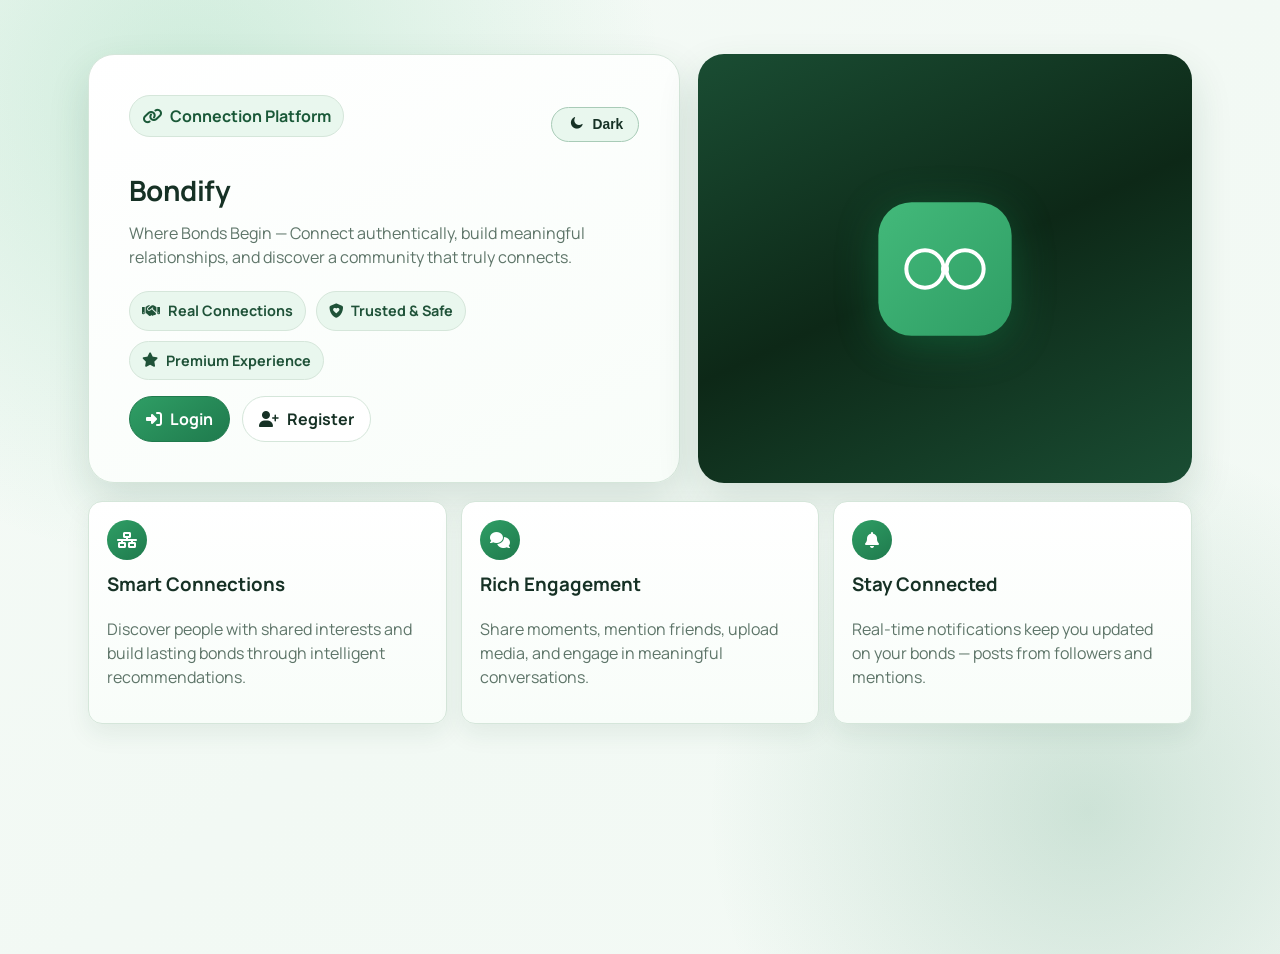
<file: index.html>
<!DOCTYPE html>
<html lang="en">
  <head>
    <meta charset="UTF-8" />
    <meta name="viewport" content="width=device-width, initial-scale=1.0" />
    <title>Bondify - Where Bonds Begin</title>
    <link rel="preconnect" href="https://fonts.googleapis.com" />
    <link rel="preconnect" href="https://fonts.gstatic.com" crossorigin />
    <link
      href="https://fonts.googleapis.com/css2?family=Manrope:wght@400;500;600;700;800&display=swap"
      rel="stylesheet"
    />
    <link
      rel="stylesheet"
      href="https://cdnjs.cloudflare.com/ajax/libs/font-awesome/6.7.2/css/all.min.css"
      integrity="sha512-Evv84Mr4kqVGRNSgIGL/F/aIDqQb7xQ2vcrdIwxfjThSH8CSR7PBEakCr51Ck+w+/U6swU2Im1vVX0SVk9ABhg=="
      crossorigin="anonymous"
      referrerpolicy="no-referrer"
    />
    <link rel="stylesheet" href="assets/css/styles.css" />
  </head>
  <body>
    <main class="landing-shell">
      <section class="hero-grid">
        <article class="hero-content">
          <div class="hero-tools">
            <span class="landing-badge"><i class="fa-solid fa-link"></i> Connection Platform</span>
            <button type="button" class="btn small ghost" data-theme-toggle aria-label="Toggle theme">
              <span class="theme-icon"><i class="fa-solid fa-moon"></i></span>
              <span class="theme-label">Dark</span>
            </button>
          </div>
          <h1 class="hero-title">Bondify</h1>
          <p class="hero-subtitle">
            Where Bonds Begin — Connect authentically, build meaningful relationships, and discover a community that truly connects.
          </p>
          <div class="hero-stats">
            <span class="stat-pill"><i class="fa-solid fa-handshake"></i> Real Connections</span>
            <span class="stat-pill"><i class="fa-solid fa-shield-heart"></i> Trusted & Safe</span>
            <span class="stat-pill"><i class="fa-solid fa-star"></i> Premium Experience</span>
          </div>
          <div class="actions-row">
            <a class="btn primary" href="pages/login.html"><i class="fa-solid fa-right-to-bracket"></i> Login</a>
            <a class="btn" href="pages/register.html"><i class="fa-solid fa-user-plus"></i> Register</a>
          </div>
        </article>

        <aside class="hero-visual bondify-logo-container" aria-hidden="true">
          <svg class="bondify-logo" viewBox="0 0 120 120" xmlns="http://www.w3.org/2000/svg">
            <defs>
              <linearGradient id="bondifyGrad" x1="0%" y1="0%" x2="100%" y2="100%">
                <stop offset="0%" style="stop-color:#43b97a;stop-opacity:1" />
                <stop offset="100%" style="stop-color:#2f9e65;stop-opacity:1" />
              </linearGradient>
            </defs>
            <!-- Rounded square background -->
            <rect x="10" y="10" width="100" height="100" rx="25" ry="25" fill="url(#bondifyGrad)" />
            <!-- Left circle -->
            <circle cx="45" cy="60" r="14" fill="none" stroke="#ffffff" stroke-width="3" />
            <!-- Right circle -->
            <circle cx="75" cy="60" r="14" fill="none" stroke="#ffffff" stroke-width="3" />
            <!-- Connecting line -->
            <line x1="59" y1="60" x2="61" y2="60" stroke="#ffffff" stroke-width="3" stroke-linecap="round" />
            <!-- Center connection point -->
            <circle cx="60" cy="60" r="3" fill="#ffffff" />
          </svg>
        </aside>
      </section>

      <section class="features-section">
        <div class="feature-grid">
          <article class="feature-card">
            <i class="fa-solid fa-network-wired"></i>
            <h3>Smart Connections</h3>
            <p class="muted">Discover people with shared interests and build lasting bonds through intelligent recommendations.</p>
          </article>
          <article class="feature-card">
            <i class="fa-solid fa-comments"></i>
            <h3>Rich Engagement</h3>
            <p class="muted">Share moments, mention friends, upload media, and engage in meaningful conversations.</p>
          </article>
          <article class="feature-card">
            <i class="fa-solid fa-bell"></i>
            <h3>Stay Connected</h3>
            <p class="muted">Real-time notifications keep you updated on your bonds — posts from followers and mentions.</p>
          </article>
        </div>
      </section>
    </main>
    <script>
      // Landing page: redirect authenticated users to feed
      (function() {
        try {
          const session = JSON.parse(localStorage.getItem('session') || '{}');
          if (session?.token) {
            window.location.href = 'pages/feed.html';
          }
        } catch {}
      })();
    </script>
    <script type="module" src="assets/js/pages/common.js"></script>
  </body>
  </html>
</file>
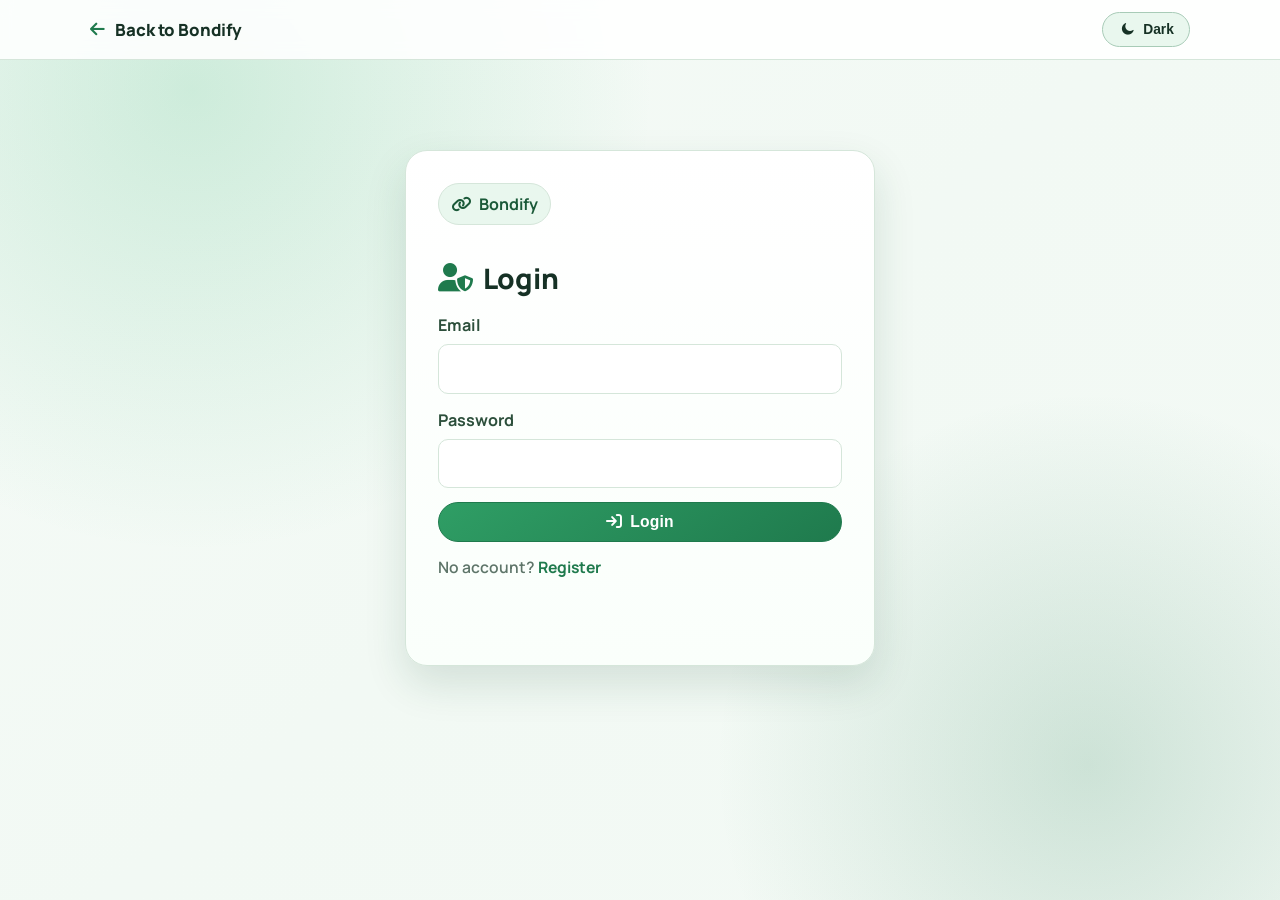
<file: pages/feed.html>
<!DOCTYPE html>
<html lang="en">
  <head>
    <meta charset="UTF-8" />
    <meta name="viewport" content="width=device-width, initial-scale=1.0" />
    <title>Feed | Bondify</title>
    <link rel="preconnect" href="https://fonts.googleapis.com" />
    <link rel="preconnect" href="https://fonts.gstatic.com" crossorigin />
    <link
      href="https://fonts.googleapis.com/css2?family=Manrope:wght@400;500;600;700;800&display=swap"
      rel="stylesheet"
    />
    <link
      rel="stylesheet"
      href="https://cdnjs.cloudflare.com/ajax/libs/font-awesome/6.7.2/css/all.min.css"
      integrity="sha512-Evv84Mr4kqVGRNSgIGL/F/aIDqQb7xQ2vcrdIwxfjThSH8CSR7PBEakCr51Ck+w+/U6swU2Im1vVX0SVk9ABhg=="
      crossorigin="anonymous"
      referrerpolicy="no-referrer"
    />
    <link rel="stylesheet" href="../assets/css/styles.css" />
  </head>
  <body>
    <header class="topbar">
      <div class="topbar-inner">
        <a class="brand" href="feed.html"><i class="fa-solid fa-link"></i> Bondify</a>
        <nav class="topnav">
          <a href="feed.html"><i class="fa-solid fa-newspaper"></i> Feed</a>
          <a href="profile.html"><i class="fa-solid fa-circle-user"></i> My Profile</a>
          <div class="notifications-wrap">
            <button id="notifications-btn" type="button" class="btn small ghost" aria-label="Notifications">
              <i class="fa-solid fa-bell"></i>
              <span class="notif-count" id="notif-count" hidden>0</span>
            </button>
            <div id="notifications-panel" class="notifications-panel" hidden></div>
          </div>
          <button type="button" class="btn small ghost" data-theme-toggle aria-label="Toggle theme">
            <span class="theme-icon"><i class="fa-solid fa-moon"></i></span>
            <span class="theme-label">Dark</span>
          </button>
          <button id="logout-btn" class="btn small"><i class="fa-solid fa-right-from-bracket"></i> Logout</button>
        </nav>
      </div>
    </header>

    <main class="container container-feed">
      <section class="panel">
        <h2><i class="fa-solid fa-pen-to-square"></i> Create Post</h2>
        <form id="post-form" class="form-stack">
          <textarea id="post-content" rows="3" maxlength="280" placeholder="What's happening?"></textarea>
          <label class="form-label">Add image or file
            <input type="file" id="post-file" multiple />
          </label>
          <div id="post-dropzone" class="post-dropzone">
            <i class="fa-solid fa-cloud-arrow-up"></i>
            <span>Drag and drop files here</span>
          </div>
          <div id="post-file-meta" class="muted post-file-meta"></div>
          <div id="post-file-list" class="post-file-list"></div>
          <button type="submit" class="btn primary"><i class="fa-solid fa-paper-plane"></i> Post</button>
        </form>
      </section>

      <section class="panel">
        <h2><i class="fa-solid fa-user-group"></i> Suggested Users</h2>
        <div id="suggested-users" class="network-list"></div>
      </section>

      <section class="panel">
        <h2><i class="fa-solid fa-magnifying-glass"></i> Search Users</h2>
        <form id="user-search-form" class="form-stack">
          <div class="search-row">
            <input
              type="text"
              id="user-search-input"
              placeholder="Search by name, username, or email"
              maxlength="80"
              required
            />
            <button type="submit" class="btn small primary"><i class="fa-solid fa-search"></i> Search</button>
          </div>
        </form>
        <div id="user-search-results" class="network-list"></div>
      </section>

      <section class="panel">
        <h2><i class="fa-solid fa-bolt"></i> Recent Posts</h2>
        <div id="posts-list" class="list"></div>
      </section>
    </main>

    <script type="module" src="../assets/js/pages/feed.js"></script>
  </body>
  </html>
</file>
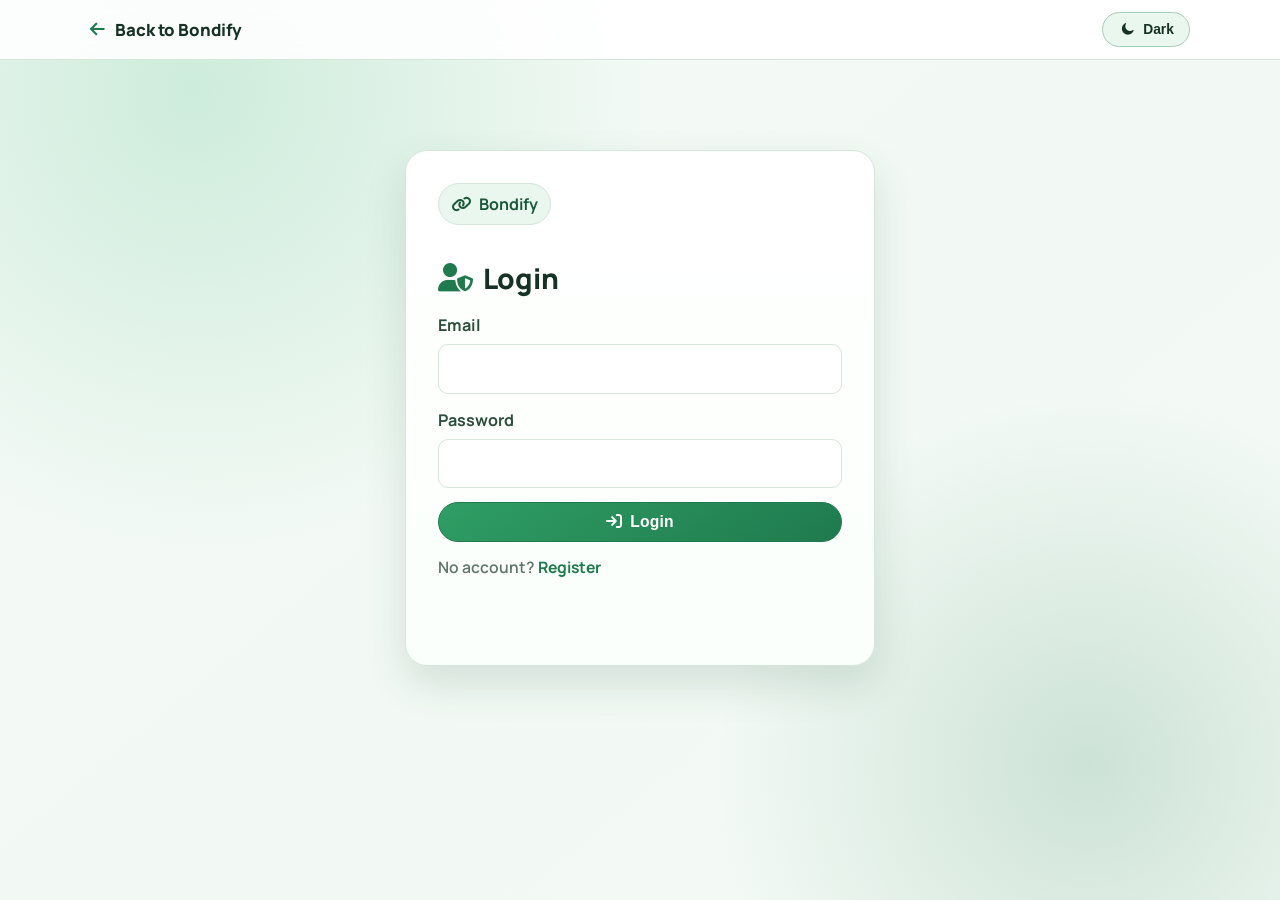
<file: pages/login.html>
<!DOCTYPE html>
<html lang="en">
  <head>
    <meta charset="UTF-8" />
    <meta name="viewport" content="width=device-width, initial-scale=1.0" />
    <title>Login | Bondify</title>
    <link rel="preconnect" href="https://fonts.googleapis.com" />
    <link rel="preconnect" href="https://fonts.gstatic.com" crossorigin />
    <link
      href="https://fonts.googleapis.com/css2?family=Manrope:wght@400;500;600;700;800&display=swap"
      rel="stylesheet"
    />
    <link
      rel="stylesheet"
      href="https://cdnjs.cloudflare.com/ajax/libs/font-awesome/6.7.2/css/all.min.css"
      integrity="sha512-Evv84Mr4kqVGRNSgIGL/F/aIDqQb7xQ2vcrdIwxfjThSH8CSR7PBEakCr51Ck+w+/U6swU2Im1vVX0SVk9ABhg=="
      crossorigin="anonymous"
      referrerpolicy="no-referrer"
    />
    <link rel="stylesheet" href="../assets/css/styles.css" />
  </head>
  <body>
    <header class="topbar" style="margin-bottom: 20px;">
      <div class="topbar-inner">
        <a class="brand" href="../index.html" style="text-decoration: none;"><i class="fa-solid fa-arrow-left"></i> Back to Bondify</a>
        <button type="button" class="btn small ghost" data-theme-toggle aria-label="Toggle theme">
          <span class="theme-icon"><i class="fa-solid fa-moon"></i></span>
          <span class="theme-label">Dark</span>
        </button>
      </div>
    </header>
    <main class="center-card narrow">
      <div class="hero-tools">
        <span class="landing-badge"><i class="fa-solid fa-link"></i> Bondify</span>
      </div>
      <h2 class="auth-title"><i class="fa-solid fa-user-shield"></i> Login</h2>
      <form id="login-form" class="form-stack">
        <label class="form-label">Email
          <input type="email" id="email" required />
        </label>
        <label class="form-label">Password
          <input type="password" id="password" required />
        </label>
        <button type="submit" class="btn primary"><i class="fa-solid fa-arrow-right-to-bracket"></i> Login</button>
      </form>
      <p class="muted auth-footer">No account? <a href="register.html">Register</a></p>
      <p id="message" class="message"></p>
    </main>
    <script type="module" src="../assets/js/pages/common.js"></script>
    <script type="module" src="../assets/js/pages/login.js"></script>
  </body>
  </html>
</file>
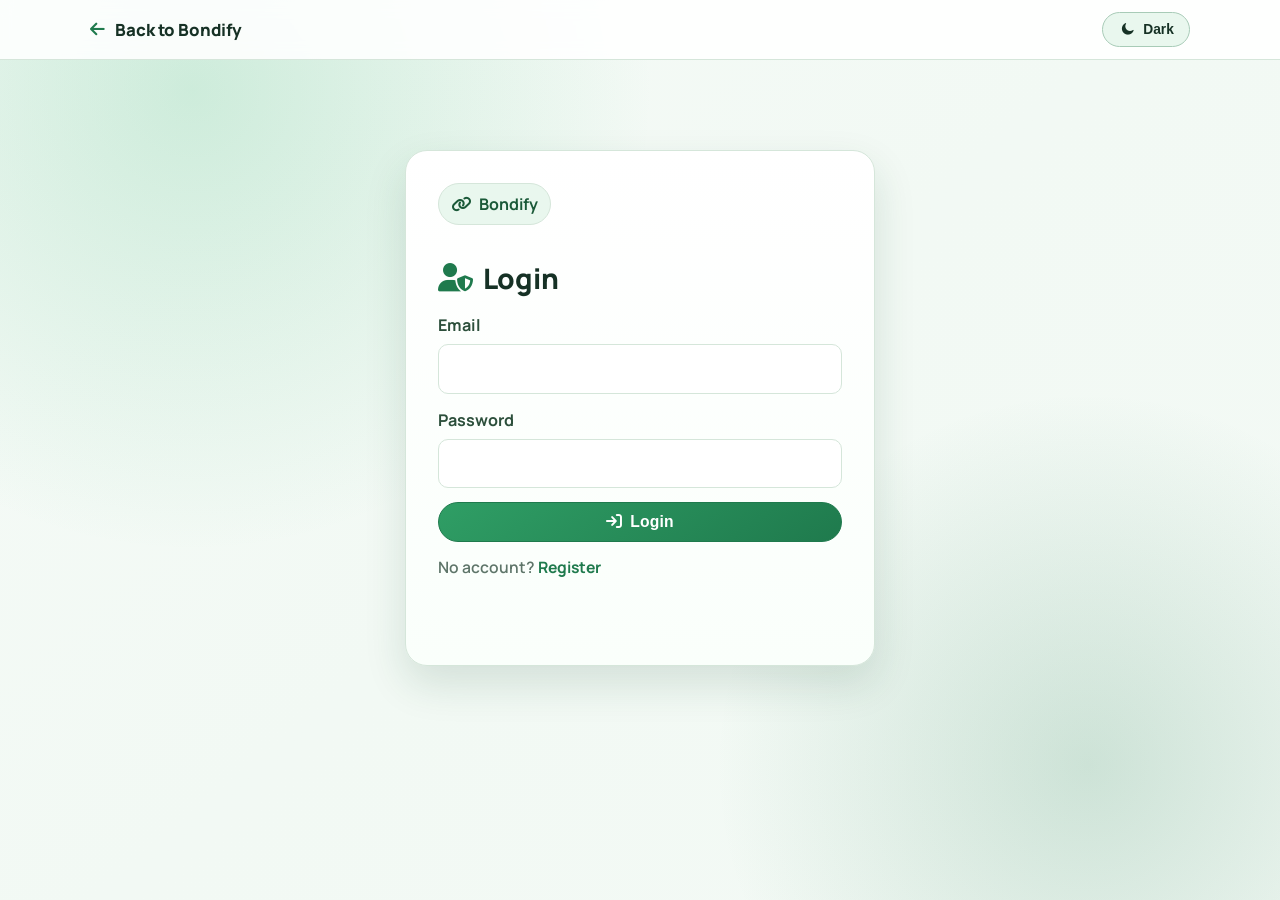
<file: pages/profile.html>
<!DOCTYPE html>
<html lang="en">
  <head>
    <meta charset="UTF-8" />
    <meta name="viewport" content="width=device-width, initial-scale=1.0" />
    <title>Profile | Bondify</title>
    <link rel="preconnect" href="https://fonts.googleapis.com" />
    <link rel="preconnect" href="https://fonts.gstatic.com" crossorigin />
    <link
      href="https://fonts.googleapis.com/css2?family=Manrope:wght@400;500;600;700;800&display=swap"
      rel="stylesheet"
    />
    <link
      rel="stylesheet"
      href="https://cdnjs.cloudflare.com/ajax/libs/font-awesome/6.7.2/css/all.min.css"
      integrity="sha512-Evv84Mr4kqVGRNSgIGL/F/aIDqQb7xQ2vcrdIwxfjThSH8CSR7PBEakCr51Ck+w+/U6swU2Im1vVX0SVk9ABhg=="
      crossorigin="anonymous"
      referrerpolicy="no-referrer"
    />
    <link rel="stylesheet" href="../assets/css/styles.css" />
  </head>
  <body>
    <header class="topbar">
      <div class="topbar-inner">
        <a class="brand" href="feed.html"><i class="fa-solid fa-link"></i> Bondify</a>
        <nav class="topnav">
          <a href="feed.html"><i class="fa-solid fa-newspaper"></i> Feed</a>
          <a href="profile.html"><i class="fa-solid fa-circle-user"></i> My Profile</a>
          <div class="notifications-wrap">
            <button id="notifications-btn" type="button" class="btn small ghost" aria-label="Notifications">
              <i class="fa-solid fa-bell"></i>
              <span class="notif-count" id="notif-count" hidden>0</span>
            </button>
            <div id="notifications-panel" class="notifications-panel" hidden></div>
          </div>
          <button type="button" class="btn small ghost" data-theme-toggle aria-label="Toggle theme">
            <span class="theme-icon"><i class="fa-solid fa-moon"></i></span>
            <span class="theme-label">Dark</span>
          </button>
          <button id="logout-btn" class="btn small"><i class="fa-solid fa-right-from-bracket"></i> Logout</button>
        </nav>
      </div>
    </header>

    <main class="container container-profile">
      <section id="profile-card" class="panel"></section>
      <section class="panel">
        <h2><i class="fa-solid fa-user-pen"></i> Edit Profile</h2>
        <form id="profile-form" class="form-stack profile-form">
          <label class="form-label">Display Name
            <input type="text" id="profile-display-name" maxlength="100" required />
          </label>
          <label class="form-label">Bio
            <textarea id="profile-bio" rows="3" maxlength="280" placeholder="Write a short bio"></textarea>
          </label>
          <label class="form-label">Profile Photo
            <input type="file" id="profile-photo" accept="image/png,image/jpeg,image/webp,image/gif" />
          </label>
          <div class="upload-preview-wrap">
            <img id="profile-photo-preview" class="upload-preview avatar" alt="Profile photo preview" />
            <span class="muted">Leave empty to keep current image</span>
          </div>
          <label class="form-label">Cover Photo
            <input type="file" id="cover-photo" accept="image/png,image/jpeg,image/webp,image/gif" />
          </label>
          <div class="upload-preview-wrap">
            <img id="cover-photo-preview" class="upload-preview cover" alt="Cover photo preview" />
            <span class="muted">Recommended wide image for better cover fit</span>
          </div>
          <button type="submit" class="btn primary"><i class="fa-solid fa-floppy-disk"></i> Save Profile</button>
        </form>
        <p id="profile-message" class="message"></p>
      </section>
      <section class="panel">
        <h2><i class="fa-solid fa-people-arrows"></i> Followers & Following</h2>
        <div class="network-columns">
          <div>
            <h3 class="network-title">Followers</h3>
            <div id="followers-list" class="network-list"></div>
          </div>
          <div>
            <h3 class="network-title">Following</h3>
            <div id="following-list" class="network-list"></div>
          </div>
        </div>
      </section>
      <section class="panel">
        <h2><i class="fa-solid fa-images"></i> My Posts</h2>
        <div id="user-posts" class="list"></div>
      </section>
    </main>

    <script type="module" src="../assets/js/pages/profile.js"></script>
  </body>
  </html>
</file>
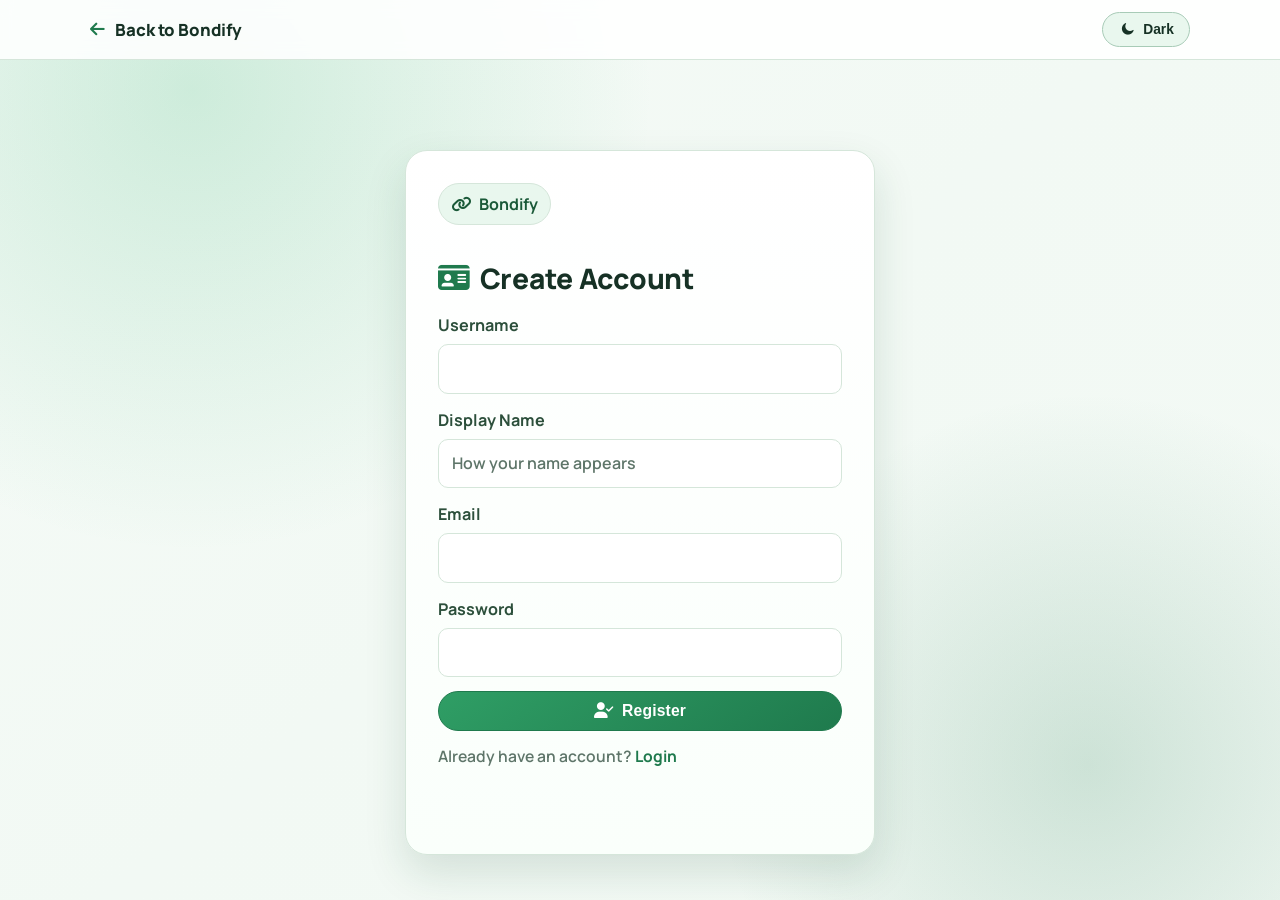
<file: pages/register.html>
<!DOCTYPE html>
<html lang="en">
  <head>
    <meta charset="UTF-8" />
    <meta name="viewport" content="width=device-width, initial-scale=1.0" />
    <title>Register | Bondify</title>
    <link rel="preconnect" href="https://fonts.googleapis.com" />
    <link rel="preconnect" href="https://fonts.gstatic.com" crossorigin />
    <link
      href="https://fonts.googleapis.com/css2?family=Manrope:wght@400;500;600;700;800&display=swap"
      rel="stylesheet"
    />
    <link
      rel="stylesheet"
      href="https://cdnjs.cloudflare.com/ajax/libs/font-awesome/6.7.2/css/all.min.css"
      integrity="sha512-Evv84Mr4kqVGRNSgIGL/F/aIDqQb7xQ2vcrdIwxfjThSH8CSR7PBEakCr51Ck+w+/U6swU2Im1vVX0SVk9ABhg=="
      crossorigin="anonymous"
      referrerpolicy="no-referrer"
    />
    <link rel="stylesheet" href="../assets/css/styles.css" />
  </head>
  <body>
    <header class="topbar" style="margin-bottom: 20px;">
      <div class="topbar-inner">
        <a class="brand" href="../index.html" style="text-decoration: none;"><i class="fa-solid fa-arrow-left"></i> Back to Bondify</a>
        <button type="button" class="btn small ghost" data-theme-toggle aria-label="Toggle theme">
          <span class="theme-icon"><i class="fa-solid fa-moon"></i></span>
          <span class="theme-label">Dark</span>
        </button>
      </div>
    </header>
    <main class="center-card narrow">
      <div class="hero-tools">
        <span class="landing-badge"><i class="fa-solid fa-link"></i> Bondify</span>
      </div>
      <h2 class="auth-title"><i class="fa-solid fa-id-card"></i> Create Account</h2>
      <form id="register-form" class="form-stack">
        <label class="form-label">Username
          <input type="text" id="username" minlength="3" required />
        </label>
        <label class="form-label">Display Name
          <input type="text" id="display-name" maxlength="100" placeholder="How your name appears" />
        </label>
        <label class="form-label">Email
          <input type="email" id="email" required />
        </label>
        <label class="form-label">Password
          <input type="password" id="password" minlength="6" required />
        </label>
        <button type="submit" class="btn primary"><i class="fa-solid fa-user-check"></i> Register</button>
      </form>
      <p class="muted auth-footer">Already have an account? <a href="login.html">Login</a></p>
      <p id="message" class="message"></p>
    </main>
    <script type="module" src="../assets/js/pages/common.js"></script>
    <script type="module" src="../assets/js/pages/register.js"></script>
  </body>
  </html>
</file>
<file: assets/css/styles.css>
:root {
  --bg: #f2f9f4;
  --surface: #ffffff;
  --surface-soft: #f8fdf9;
  --text: #163125;
  --text-soft: #5e7569;
  --border: #d5e6da;
  --green-700: #1f7a4d;
  --green-600: #2f9e65;
  --green-500: #43b97a;
  --green-100: #e9f7ee;
  --danger: #be123c;
  --shadow-sm: 0 10px 24px rgba(23, 74, 49, 0.08);
  --shadow-md: 0 18px 42px rgba(18, 79, 48, 0.14);
  --radius-lg: 22px;
  --radius-md: 14px;
  --radius-sm: 10px;
}

[data-theme="dark"] {
  --bg: #091510;
  --surface: #11211a;
  --surface-soft: #152a21;
  --text: #e9fff2;
  --text-soft: #a4c7b4;
  --border: #284739;
  --green-700: #46ca84;
  --green-600: #39b372;
  --green-500: #73dda3;
  --green-100: #1a3328;
  --danger: #fb7185;
  --shadow-sm: 0 12px 28px rgba(0, 0, 0, 0.35);
  --shadow-md: 0 20px 44px rgba(0, 0, 0, 0.45);
}

* {
  box-sizing: border-box;
}

body {
  margin: 0;
  min-height: 100vh;
  font-size: 16px;
  font-family: "Manrope", "Segoe UI", sans-serif;
  -webkit-font-smoothing: antialiased;
  -moz-osx-font-smoothing: grayscale;
  text-rendering: optimizeLegibility;
  color: var(--text);
  background:
    radial-gradient(circle at 15% 10%, color-mix(in srgb, var(--green-500) 22%, transparent), transparent 34%),
    radial-gradient(circle at 85% 85%, color-mix(in srgb, var(--green-700) 18%, transparent), transparent 28%),
    linear-gradient(140deg, color-mix(in srgb, var(--bg) 75%, #ffffff) 0%, var(--bg) 50%, color-mix(in srgb, var(--bg) 90%, #ffffff) 100%);
  line-height: 1.5;
  transition: background-color 0.25s ease, color 0.25s ease;
}

body.page-enter main {
  opacity: 0;
  transform: translateY(10px) scale(0.996);
  filter: blur(2px);
  animation: pageEnter 0.34s ease forwards;
}

body.page-leave main {
  opacity: 1;
  transform: translateY(0) scale(1);
  filter: blur(0);
  animation: pageLeave 0.2s ease forwards;
}

a {
  color: var(--green-700);
  text-decoration: none;
}

a:hover {
  color: #155d3a;
}

[data-theme="dark"] a:hover {
  color: #7de9ae;
}

h1,
h2,
h3,
p {
  margin-top: 0;
}

.center-card {
  max-width: 560px;
  margin: 10vh auto;
  background: linear-gradient(180deg, var(--surface) 0%, #fafffb 100%);
  border: 1px solid var(--border);
  border-radius: var(--radius-lg);
  padding: 32px;
  box-shadow: var(--shadow-md);
}

[data-theme="dark"] .center-card {
  background: linear-gradient(180deg, var(--surface) 0%, var(--surface-soft) 100%);
}

.landing-shell {
  max-width: 1140px;
  margin: 6vh auto 4vh;
  padding: 0 18px;
}

.hero-grid {
  display: grid;
  grid-template-columns: minmax(300px, 1.2fr) minmax(300px, 1fr);
  gap: 18px;
  align-items: stretch;
}

.hero-content {
  background: linear-gradient(155deg, var(--surface) 0%, var(--surface-soft) 100%);
  border: 1px solid var(--border);
  border-radius: calc(var(--radius-lg) + 4px);
  padding: clamp(24px, 4vw, 40px);
  box-shadow: var(--shadow-md);
}

.hero-visual {
  border-radius: calc(var(--radius-lg) + 4px);
  border: 1px solid var(--border);
  overflow: hidden;
  background:
    linear-gradient(165deg, color-mix(in srgb, var(--green-100) 65%, transparent), transparent 70%),
    linear-gradient(140deg, color-mix(in srgb, var(--green-700) 28%, #ffffff), color-mix(in srgb, var(--green-500) 18%, #ffffff));
  box-shadow: var(--shadow-sm);
  display: flex;
  align-items: flex-end;
  justify-content: space-between;
  padding: 24px;
}

.bondify-logo-container {
  border-radius: calc(var(--radius-lg) + 4px);
  border: 0;
  overflow: hidden;
  background: linear-gradient(155deg, #1a4d33 0%, #0d2817 50%, #1a4d33 100%);
  box-shadow: var(--shadow-md);
  display: flex;
  align-items: center;
  justify-content: center;
  padding: 40px;
  min-height: 320px;
}

.bondify-logo {
  width: 160px;
  height: 160px;
  filter: drop-shadow(0 8px 20px rgba(17, 138, 79, 0.4));
  animation: logoBounce 3.2s ease-in-out infinite;
}

@keyframes logoBounce {
  0%, 100% {
    transform: translateY(0) scale(1);
  }
  50% {
    transform: translateY(-12px) scale(1.02);
  }
}

[data-theme="dark"] .bondify-logo-container {
  background: linear-gradient(155deg, #0a1f15 0%, #051209 50%, #0a1f15 100%);
}

.hero-visual-card {
  width: 48%;
  min-height: 180px;
  border-radius: 16px;
  background: color-mix(in srgb, var(--surface) 88%, transparent);
  border: 1px solid color-mix(in srgb, var(--border) 70%, transparent);
  box-shadow: var(--shadow-sm);
  padding: 16px;
  animation: floatCard 3.6s ease-in-out infinite;
}

.hero-visual-card:nth-child(2) {
  animation-delay: 0.35s;
}

.hero-visual-line {
  height: 10px;
  border-radius: 999px;
  margin-bottom: 10px;
  background: color-mix(in srgb, var(--green-700) 40%, var(--surface));
}

.hero-visual-line.short {
  width: 60%;
}

.hero-stats {
  display: flex;
  flex-wrap: wrap;
  gap: 10px;
  margin-top: 16px;
}

.stat-pill {
  display: inline-flex;
  align-items: center;
  gap: 8px;
  border-radius: 999px;
  padding: 8px 12px;
  background: var(--green-100);
  color: #1f5238;
  border: 1px solid var(--border);
  font-weight: 700;
  font-size: 0.9rem;
}

[data-theme="dark"] .stat-pill {
  color: #c6f6dc;
}

.features-section {
  margin-top: 18px;
}

.feature-grid {
  display: grid;
  gap: 14px;
  grid-template-columns: repeat(3, minmax(0, 1fr));
}

.feature-card {
  background: linear-gradient(180deg, var(--surface) 0%, var(--surface-soft) 100%);
  border: 1px solid var(--border);
  border-radius: var(--radius-md);
  box-shadow: var(--shadow-sm);
  padding: 18px;
  transition: transform 0.24s ease, box-shadow 0.24s ease;
}

.feature-card:hover {
  transform: translateY(-4px);
  box-shadow: var(--shadow-md);
}

.feature-card i {
  width: 40px;
  height: 40px;
  display: inline-flex;
  align-items: center;
  justify-content: center;
  border-radius: 50%;
  margin-bottom: 10px;
  color: #ffffff;
  background: linear-gradient(145deg, var(--green-600), var(--green-700));
}

.hero-tools {
  display: flex;
  justify-content: space-between;
  gap: 10px;
  align-items: center;
  margin-bottom: 16px;
}

.center-card.narrow {
  max-width: 470px;
}

.center-card.narrow .auth-title {
  font-size: clamp(1.55rem, 2.2vw, 1.95rem);
  font-weight: 800;
  letter-spacing: -0.01em;
  margin-bottom: 14px;
}

.center-card.narrow .form-label {
  font-size: 1.01rem;
  font-weight: 700;
}

.center-card.narrow input {
  font-size: 1rem;
  font-weight: 600;
  line-height: 1.45;
}

.center-card.narrow .btn {
  font-size: 0.98rem;
  font-weight: 800;
  letter-spacing: 0.01em;
}

.center-card.narrow .auth-footer {
  font-size: 0.98rem;
  font-weight: 600;
}

.hero-title {
  font-size: clamp(1.75rem, 2vw, 2.4rem);
  letter-spacing: -0.02em;
  margin-bottom: 10px;
}

.hero-subtitle {
  color: var(--text-soft);
  margin-bottom: 22px;
}

.muted {
  color: var(--text-soft);
}

.actions-row {
  display: flex;
  flex-wrap: wrap;
  gap: 12px;
  margin-top: 16px;
}

.btn {
  display: inline-flex;
  align-items: center;
  justify-content: center;
  gap: 8px;
  border: 1px solid var(--border);
  background: var(--surface);
  color: var(--text);
  padding: 10px 16px;
  border-radius: 999px;
  cursor: pointer;
  font-weight: 700;
  transition: transform 0.18s ease, box-shadow 0.2s ease, background-color 0.2s ease, color 0.2s ease;
}

.btn:hover {
  transform: translateY(-1px);
  box-shadow: var(--shadow-sm);
}

.btn:active {
  transform: translateY(0);
}

.btn.ghost {
  background: var(--green-100);
  border-color: color-mix(in srgb, var(--green-700) 25%, var(--border));
}

.theme-toggle {
  min-width: 88px;
}

.theme-icon {
  width: 17px;
  height: 17px;
  display: inline-flex;
  align-items: center;
  justify-content: center;
}

.theme-icon i {
  transition: transform 0.32s ease, opacity 0.24s ease;
}

.theme-toggle.morphing .theme-icon i {
  animation: iconMorph 0.34s ease;
}

.theme-toggle.is-dark .theme-icon i {
  transform: rotate(0deg) scale(1);
}

[data-theme="light"] .theme-toggle .theme-icon i {
  transform: rotate(-28deg) scale(1);
}

.btn.primary {
  background: linear-gradient(145deg, var(--green-600), var(--green-700));
  border-color: var(--green-700);
  color: #ffffff;
}

.btn.primary:hover {
  background: linear-gradient(145deg, #248754, #16633e);
}

.btn.small {
  padding: 8px 12px;
  font-size: 0.86rem;
}

.form-stack {
  display: flex;
  flex-direction: column;
  gap: 14px;
}

.form-label {
  display: block;
  font-weight: 600;
  color: #2c4f3b;
}

[data-theme="dark"] .form-label {
  color: #d8f8e5;
}

input,
textarea {
  width: 100%;
  margin-top: 7px;
  padding: 12px 13px;
  border: 1px solid var(--border);
  border-radius: var(--radius-sm);
  font: inherit;
  background: var(--surface);
  color: var(--text);
}

input::placeholder,
textarea::placeholder {
  color: var(--text-soft);
}

input,
textarea,
button {
  -webkit-text-fill-color: currentColor;
}

input,
textarea {
  caret-color: var(--text);
}

input:focus,
textarea:focus {
  outline: none;
  border-color: #7ec89a;
  box-shadow: 0 0 0 4px rgba(67, 185, 122, 0.2);
}

.message {
  min-height: 22px;
  margin-top: 12px;
  font-weight: 600;
}

.topbar {
  position: sticky;
  top: 0;
  z-index: 10;
  background: color-mix(in srgb, var(--surface) 88%, transparent);
  backdrop-filter: blur(8px);
  border-bottom: 1px solid var(--border);
}

[data-theme="dark"] .topbar {
  background: rgba(10, 26, 19, 0.9);
  border-bottom-color: #2f4d3e;
}

.topbar-inner {
  max-width: 1140px;
  margin: 0 auto;
  padding: 12px 20px;
  display: flex;
  justify-content: space-between;
  align-items: center;
}

.brand {
  display: inline-flex;
  align-items: center;
  gap: 10px;
  font-weight: 800;
  font-size: 1.05rem;
  color: var(--text);
}

[data-theme="dark"] .brand {
  color: #ebfff4;
}

.brand i {
  color: var(--green-700);
}

.topnav {
  display: flex;
  align-items: center;
  gap: 10px;
}

.topnav a {
  padding: 8px 12px;
  border-radius: 999px;
  color: #2b5a43;
  font-weight: 600;
  transition: background-color 0.2s ease, transform 0.2s ease, color 0.2s ease;
}

[data-theme="dark"] .topnav a {
  color: #e2fbe9;
}

.topnav a:hover {
  background: var(--green-100);
  transform: translateY(-1px);
}

.topnav a.active {
  background: linear-gradient(145deg, var(--green-600), var(--green-700));
  color: #ffffff;
  box-shadow: var(--shadow-sm);
}

.notifications-wrap {
  position: relative;
}

.notifications-btn {
  position: relative;
}

.notif-count {
  position: absolute;
  top: -6px;
  right: -6px;
  min-width: 18px;
  height: 18px;
  padding: 0 5px;
  border-radius: 999px;
  background: #118a4f;
  color: #ffffff;
  font-size: 11px;
  font-weight: 700;
  display: inline-flex;
  align-items: center;
  justify-content: center;
  box-shadow: 0 8px 20px rgba(17, 138, 79, 0.35);
}

.notifications-panel {
  position: absolute;
  top: calc(100% + 10px);
  right: 0;
  width: min(380px, 90vw);
  max-height: 430px;
  overflow: auto;
  border: 1px solid var(--border);
  border-radius: var(--radius-lg);
  background: var(--surface-soft);
  box-shadow: var(--shadow-sm);
  z-index: 80;
}

.notifications-head {
  position: sticky;
  top: 0;
  z-index: 1;
  display: flex;
  align-items: center;
  justify-content: space-between;
  gap: 10px;
  padding: 12px 14px;
  border-bottom: 1px solid var(--border);
  background: var(--surface-soft);
}

.notifications-read-all {
  border: 1px solid var(--border);
  background: var(--surface);
  color: var(--text);
  border-radius: 999px;
  padding: 6px 10px;
  font-size: 12px;
  font-weight: 600;
  cursor: pointer;
}

.notifications-read-all:disabled {
  opacity: 0.45;
  cursor: not-allowed;
}

.notifications-empty {
  padding: 16px;
  color: var(--text-soft);
  font-size: 14px;
}

.notifications-list {
  display: flex;
  flex-direction: column;
}

.notification-item {
  width: 100%;
  border: 0;
  border-bottom: 1px solid var(--border);
  background: transparent;
  display: flex;
  align-items: flex-start;
  gap: 10px;
  padding: 12px 14px;
  text-align: left;
  cursor: pointer;
  color: inherit;
}

.notification-item:hover {
  background: rgba(17, 138, 79, 0.08);
}

.notification-item.unread {
  background: rgba(17, 138, 79, 0.12);
}

.notification-icon {
  width: 28px;
  height: 28px;
  border-radius: 999px;
  display: inline-flex;
  align-items: center;
  justify-content: center;
  color: #118a4f;
  background: rgba(17, 138, 79, 0.14);
  flex-shrink: 0;
}

.notification-body {
  min-width: 0;
}

.notification-text {
  color: var(--text);
  font-size: 14px;
  line-height: 1.35;
}

.notification-time {
  margin-top: 4px;
  color: var(--text-soft);
  font-size: 12px;
}

.post-notification-focus {
  animation: postNotificationPulse 2.1s ease;
}

.comment-notification-focus {
  animation: commentNotificationPulse 1.8s ease;
}

.container {
  max-width: 1140px;
  margin: 22px auto;
  padding: 0 18px 22px;
  display: grid;
  gap: 16px;
}

.container-feed {
  grid-template-columns: minmax(260px, 1fr) minmax(0, 2.2fr);
  align-items: start;
}

.container-profile {
  grid-template-columns: minmax(260px, 1fr) minmax(0, 2.2fr);
}

.panel {
  background: linear-gradient(180deg, var(--surface) 0%, var(--surface-soft) 100%);
  border: 1px solid var(--border);
  border-radius: var(--radius-md);
  padding: 18px;
  box-shadow: var(--shadow-sm);
  transition: transform 0.2s ease, box-shadow 0.24s ease;
}

.panel:hover {
  transform: translateY(-2px);
  box-shadow: var(--shadow-md);
}

.panel h2 {
  font-size: 1.1rem;
  margin-bottom: 14px;
}

.list {
  display: flex;
  flex-direction: column;
  gap: 14px;
}

.post {
  border: 1px solid var(--border);
  border-radius: var(--radius-md);
  padding: 14px;
  background: #ffffff;
  transition: transform 0.2s ease, box-shadow 0.24s ease;
}

[data-theme="dark"] .post {
  background: var(--surface);
}

.post:hover {
  transform: translateY(-2px);
  box-shadow: var(--shadow-sm);
}

.post-meta {
  display: flex;
  justify-content: space-between;
  gap: 8px;
  margin-bottom: 10px;
  color: var(--text-soft);
  font-size: 0.83rem;
}

.post-author {
  display: inline-flex;
  align-items: center;
  gap: 8px;
}

.post-author i,
.post-time i,
.comments-title i,
.profile-stats span i {
  color: var(--green-700);
}

.post-content {
  color: #1c3b2c;
}

[data-theme="dark"] .post-content {
  color: #ecfff3;
}

.post-actions {
  display: flex;
  flex-wrap: wrap;
  gap: 8px;
  margin-top: 12px;
}

.comments {
  margin-top: 12px;
  border-top: 1px solid var(--border);
  padding-top: 11px;
}

.comments-title {
  margin-bottom: 8px;
}

.comment {
  font-size: 0.92rem;
  margin-bottom: 7px;
  padding: 7px 10px;
  border-radius: var(--radius-sm);
  background: var(--green-100);
}

.comment-form {
  display: flex;
  gap: 8px;
  margin-top: 10px;
  position: relative;
}

.comment-form input {
  margin-top: 0;
}

.mention-tag {
  color: var(--green-700);
  font-weight: 700;
  background: color-mix(in srgb, var(--green-100) 70%, transparent);
  border-radius: 6px;
  padding: 1px 4px;
}

.mention-suggestions {
  position: absolute;
  left: 0;
  right: 0;
  top: calc(100% + 6px);
  z-index: 6;
  border: 1px solid var(--border);
  border-radius: 10px;
  background: var(--surface);
  box-shadow: var(--shadow-md);
  display: flex;
  flex-direction: column;
  overflow: hidden;
}

.mention-option {
  border: none;
  border-bottom: 1px solid var(--border);
  background: transparent;
  color: var(--text);
  padding: 9px 10px;
  text-align: left;
  cursor: pointer;
  display: flex;
  justify-content: space-between;
  gap: 8px;
}

.mention-option:last-child {
  border-bottom: none;
}

.mention-option:hover {
  background: var(--green-100);
}

.mention-option-name {
  font-weight: 700;
}

.mention-option-handle {
  color: var(--text-soft);
}

.profile-stats {
  display: flex;
  gap: 14px;
  flex-wrap: wrap;
  color: var(--text-soft);
  margin: 10px 0 0;
  font-weight: 600;
}

.profile-stats span {
  display: inline-flex;
  align-items: center;
  gap: 6px;
  padding: 6px 10px;
  background: var(--green-100);
  border-radius: 999px;
}

.profile-cover {
  width: 100%;
  height: 156px;
  border-radius: 12px;
  overflow: hidden;
  margin-bottom: 12px;
  border: 1px solid var(--border);
  background: linear-gradient(140deg, color-mix(in srgb, var(--green-700) 36%, var(--surface)), var(--surface-soft));
}

.profile-cover img {
  width: 100%;
  height: 100%;
  object-fit: cover;
  display: block;
}

.profile-cover-fallback {
  width: 100%;
  height: 100%;
  background:
    radial-gradient(circle at 20% 20%, color-mix(in srgb, var(--green-500) 40%, transparent), transparent 34%),
    radial-gradient(circle at 80% 80%, color-mix(in srgb, var(--green-700) 36%, transparent), transparent 30%),
    linear-gradient(140deg, color-mix(in srgb, var(--green-700) 28%, var(--surface)), var(--surface-soft));
}

.profile-identity-row {
  display: flex;
  align-items: center;
  gap: 12px;
  margin-bottom: 8px;
}

.profile-avatar {
  width: 74px;
  height: 74px;
  border-radius: 50%;
  object-fit: cover;
  border: 3px solid color-mix(in srgb, var(--surface) 75%, var(--green-700));
  box-shadow: var(--shadow-sm);
}

.profile-handle {
  font-weight: 700;
  margin-top: -4px;
}

.profile-form textarea {
  resize: vertical;
}

.upload-preview-wrap {
  margin-top: -6px;
  margin-bottom: 4px;
  display: flex;
  flex-direction: column;
  gap: 8px;
}

.upload-preview {
  display: block;
  object-fit: cover;
  border: 1px solid var(--border);
  box-shadow: var(--shadow-sm);
  background: var(--surface-soft);
}

.upload-preview.avatar {
  width: 78px;
  height: 78px;
  border-radius: 50%;
}

.upload-preview.cover {
  width: 100%;
  max-width: 380px;
  height: 120px;
  border-radius: 10px;
}

.network-columns {
  display: grid;
  grid-template-columns: repeat(2, minmax(0, 1fr));
  gap: 14px;
}

.network-title {
  margin: 0 0 8px;
  font-size: 0.95rem;
}

.network-list {
  display: flex;
  flex-direction: column;
  gap: 10px;
}

.network-user-card {
  display: flex;
  align-items: center;
  gap: 10px;
  border: 1px solid var(--border);
  border-radius: 11px;
  padding: 9px;
  background: var(--surface);
}

.network-user-avatar {
  width: 44px;
  height: 44px;
  border-radius: 50%;
  object-fit: cover;
  border: 2px solid color-mix(in srgb, var(--green-700) 24%, var(--border));
}

.network-user-body {
  flex: 1;
  min-width: 0;
}

.network-user-name {
  font-weight: 700;
  white-space: nowrap;
  overflow: hidden;
  text-overflow: ellipsis;
}

.network-user-handle,
.network-user-subtitle {
  font-size: 0.84rem;
}

.search-row {
  display: flex;
  gap: 8px;
  align-items: center;
}

.search-row input {
  margin-top: 0;
}

.post-file-meta {
  margin-top: -4px;
  font-size: 0.86rem;
}

.post-dropzone {
  border: 1px dashed color-mix(in srgb, var(--green-700) 40%, var(--border));
  border-radius: 10px;
  background: var(--surface-soft);
  padding: 12px;
  display: flex;
  align-items: center;
  gap: 9px;
  color: var(--text-soft);
  font-weight: 600;
}

.post-dropzone.active {
  border-color: var(--green-700);
  background: color-mix(in srgb, var(--green-100) 60%, var(--surface));
}

.post-file-list {
  display: flex;
  flex-wrap: wrap;
  gap: 8px;
}

.post-file-chip {
  display: inline-flex;
  align-items: center;
  gap: 8px;
  padding: 6px 8px;
  border-radius: 999px;
  border: 1px solid var(--border);
  background: var(--surface);
  max-width: 100%;
}

.post-file-chip-name {
  max-width: 180px;
  overflow: hidden;
  text-overflow: ellipsis;
  white-space: nowrap;
  font-weight: 700;
  font-size: 0.84rem;
}

.post-file-chip-size {
  font-size: 0.78rem;
  color: var(--text-soft);
}

.post-file-remove {
  border: none;
  background: transparent;
  color: var(--text-soft);
  cursor: pointer;
  padding: 2px;
}

.post-file-remove:hover {
  color: var(--danger);
}

.post-attachment {
  margin-top: 12px;
  border: 1px solid var(--border);
  border-radius: 10px;
  background: var(--surface-soft);
  overflow: hidden;
}

.post-attachments-wrap {
  margin-top: 10px;
  display: flex;
  flex-direction: column;
  gap: 10px;
}

.post-attachment-gallery {
  display: grid;
  grid-template-columns: repeat(auto-fit, minmax(180px, 1fr));
  gap: 10px;
}

.post-attachment.image img {
  width: 100%;
  max-height: 260px;
  object-fit: cover;
  display: block;
}

.post-attachment-files {
  display: flex;
  flex-direction: column;
  gap: 8px;
}

.post-attachment.file {
  display: flex;
  align-items: center;
  justify-content: space-between;
  gap: 10px;
  padding: 10px 12px;
}

.post-attachment-meta {
  display: inline-flex;
  align-items: center;
  gap: 8px;
  min-width: 0;
}

.post-attachment-meta span {
  font-weight: 600;
  white-space: nowrap;
  overflow: hidden;
  text-overflow: ellipsis;
}

.post-attachment-download {
  display: inline-flex;
  align-items: center;
  gap: 6px;
  font-weight: 700;
}

@media (max-width: 640px) {
  .search-row {
    flex-direction: column;
    align-items: stretch;
  }
}

.app-toast {
  position: fixed;
  right: 18px;
  bottom: 18px;
  z-index: 999;
  background: linear-gradient(145deg, var(--green-600), var(--green-700));
  color: #ffffff;
  border-radius: 10px;
  padding: 10px 14px;
  font-weight: 700;
  box-shadow: var(--shadow-md);
  opacity: 0;
  transform: translateY(10px) scale(0.98);
  pointer-events: none;
  transition: opacity 0.22s ease, transform 0.22s ease;
  max-width: min(92vw, 340px);
}

.app-toast.show {
  opacity: 1;
  transform: translateY(0) scale(1);
}

.app-toast.error {
  background: linear-gradient(145deg, #dc2626, #991b1b);
}

.app-toast.info {
  background: linear-gradient(145deg, #0f766e, #155e75);
}

@media (max-width: 900px) {
  .network-columns {
    grid-template-columns: 1fr;
  }
}

[data-theme="dark"] .profile-handle {
  color: #c2e8d3;
}

.auth-title {
  display: inline-flex;
  align-items: center;
  gap: 10px;
}

.auth-title i {
  color: var(--green-700);
}

.auth-footer {
  margin-top: 14px;
  color: var(--text-soft);
}

.auth-footer a {
  color: var(--green-700);
  font-weight: 700;
}

.auth-footer a:hover {
  color: var(--green-500);
}

.landing-badge {
  display: inline-flex;
  align-items: center;
  gap: 8px;
  background: var(--green-100);
  border: 1px solid var(--border);
  color: #1a5938;
  border-radius: 999px;
  padding: 8px 12px;
  font-weight: 700;
  margin-bottom: 16px;
}

[data-theme="dark"] .landing-badge {
  color: #d2f7e2;
}

[data-theme="dark"] .hero-subtitle,
[data-theme="dark"] .muted,
[data-theme="dark"] .post-meta,
[data-theme="dark"] .profile-stats {
  color: #b7d9c6;
}

[data-theme="dark"] .panel h2,
[data-theme="dark"] .auth-title,
[data-theme="dark"] .hero-title,
[data-theme="dark"] .feature-card h3,
[data-theme="dark"] .empty-state-card h3 {
  color: #edfff4;
}

.empty-state-card {
  border: 1px dashed color-mix(in srgb, var(--green-700) 34%, var(--border));
  border-radius: var(--radius-md);
  padding: 20px;
  text-align: center;
  background:
    radial-gradient(circle at 50% 0, color-mix(in srgb, var(--green-100) 75%, transparent), transparent 46%),
    var(--surface);
}

.empty-state-icon {
  width: 64px;
  height: 64px;
  margin: 0 auto 12px;
  border-radius: 50%;
  display: inline-flex;
  align-items: center;
  justify-content: center;
  background: linear-gradient(145deg, var(--green-600), var(--green-700));
  color: #ffffff;
  font-size: 1.25rem;
  box-shadow: var(--shadow-sm);
}

.empty-state-card h3 {
  margin-bottom: 6px;
}

.empty-state-action {
  margin-top: 10px;
  display: inline-flex;
  align-items: center;
  gap: 6px;
  padding: 8px 12px;
  border-radius: 999px;
  background: var(--green-100);
  color: #1f5c3c;
  border: 1px solid var(--border);
  font-weight: 700;
  font-size: 0.88rem;
}

[data-theme="dark"] .empty-state-action {
  color: #c7f6dc;
}

.skeleton {
  position: relative;
  overflow: hidden;
  background: color-mix(in srgb, var(--surface-soft) 85%, #ddeee3);
}

.skeleton::after {
  content: "";
  position: absolute;
  inset: 0;
  transform: translateX(-100%);
  background: linear-gradient(90deg, transparent, color-mix(in srgb, var(--green-100) 65%, #ffffff), transparent);
  animation: shimmer 1.2s infinite;
}

.skeleton-card {
  border: 1px solid var(--border);
  border-radius: var(--radius-md);
  padding: 14px;
  background: var(--surface);
}

.skeleton-line {
  height: 11px;
  border-radius: 999px;
  margin-bottom: 10px;
}

.skeleton-line.title {
  height: 13px;
  width: 42%;
}

.skeleton-line.short {
  width: 56%;
}

.skeleton-line.long {
  width: 100%;
}

.skeleton-line.medium {
  width: 74%;
}

.skeleton-actions {
  display: flex;
  gap: 8px;
  margin-top: 8px;
}

.skeleton-pill {
  width: 96px;
  height: 32px;
  border-radius: 999px;
}

@keyframes shimmer {
  100% {
    transform: translateX(100%);
  }
}

@keyframes pageEnter {
  to {
    opacity: 1;
    transform: translateY(0) scale(1);
    filter: blur(0);
  }
}

@keyframes pageLeave {
  to {
    opacity: 0;
    transform: translateY(-6px) scale(0.998);
    filter: blur(2px);
  }
}

@keyframes iconMorph {
  0% {
    opacity: 0.2;
    transform: rotate(-55deg) scale(0.58);
  }
  60% {
    opacity: 1;
    transform: rotate(10deg) scale(1.12);
  }
  100% {
    opacity: 1;
    transform: rotate(0deg) scale(1);
  }
}

@keyframes floatCard {
  0%,
  100% {
    transform: translateY(0);
  }
  50% {
    transform: translateY(-6px);
  }
}

@keyframes postNotificationPulse {
  0% {
    box-shadow: 0 0 0 0 rgba(17, 138, 79, 0.55);
    transform: translateY(-3px);
  }
  65% {
    box-shadow: 0 0 0 12px rgba(17, 138, 79, 0);
    transform: translateY(0);
  }
  100% {
    box-shadow: none;
    transform: translateY(0);
  }
}

@keyframes commentNotificationPulse {
  0% {
    background: rgba(17, 138, 79, 0.22);
  }
  100% {
    background: transparent;
  }
}

@media (max-width: 900px) {
  .hero-grid,
  .feature-grid {
    grid-template-columns: 1fr;
  }

  .hero-visual {
    min-height: 240px;
  }

  .hero-visual-card {
    min-height: 150px;
  }

  .container-feed,
  .container-profile {
    grid-template-columns: 1fr;
  }

  .panel {
    padding: 16px;
  }
}

@media (max-width: 640px) {
  .landing-shell {
    margin-top: 4vh;
    padding: 0 14px;
  }

  .hero-tools {
    flex-direction: column;
    align-items: flex-start;
  }

  .center-card {
    margin: 5vh 14px;
    padding: 24px 18px;
  }

  .topbar-inner {
    flex-direction: column;
    align-items: flex-start;
    gap: 10px;
    padding: 12px 14px;
  }

  .topnav {
    width: 100%;
    flex-wrap: wrap;
  }

  .notifications-wrap {
    margin-left: auto;
  }

  .notifications-panel {
    right: 0;
    left: auto;
    width: min(96vw, 380px);
  }

  .topnav a,
  .topnav .btn {
    width: auto;
  }

  .comment-form {
    flex-direction: column;
  }
}
</file>
